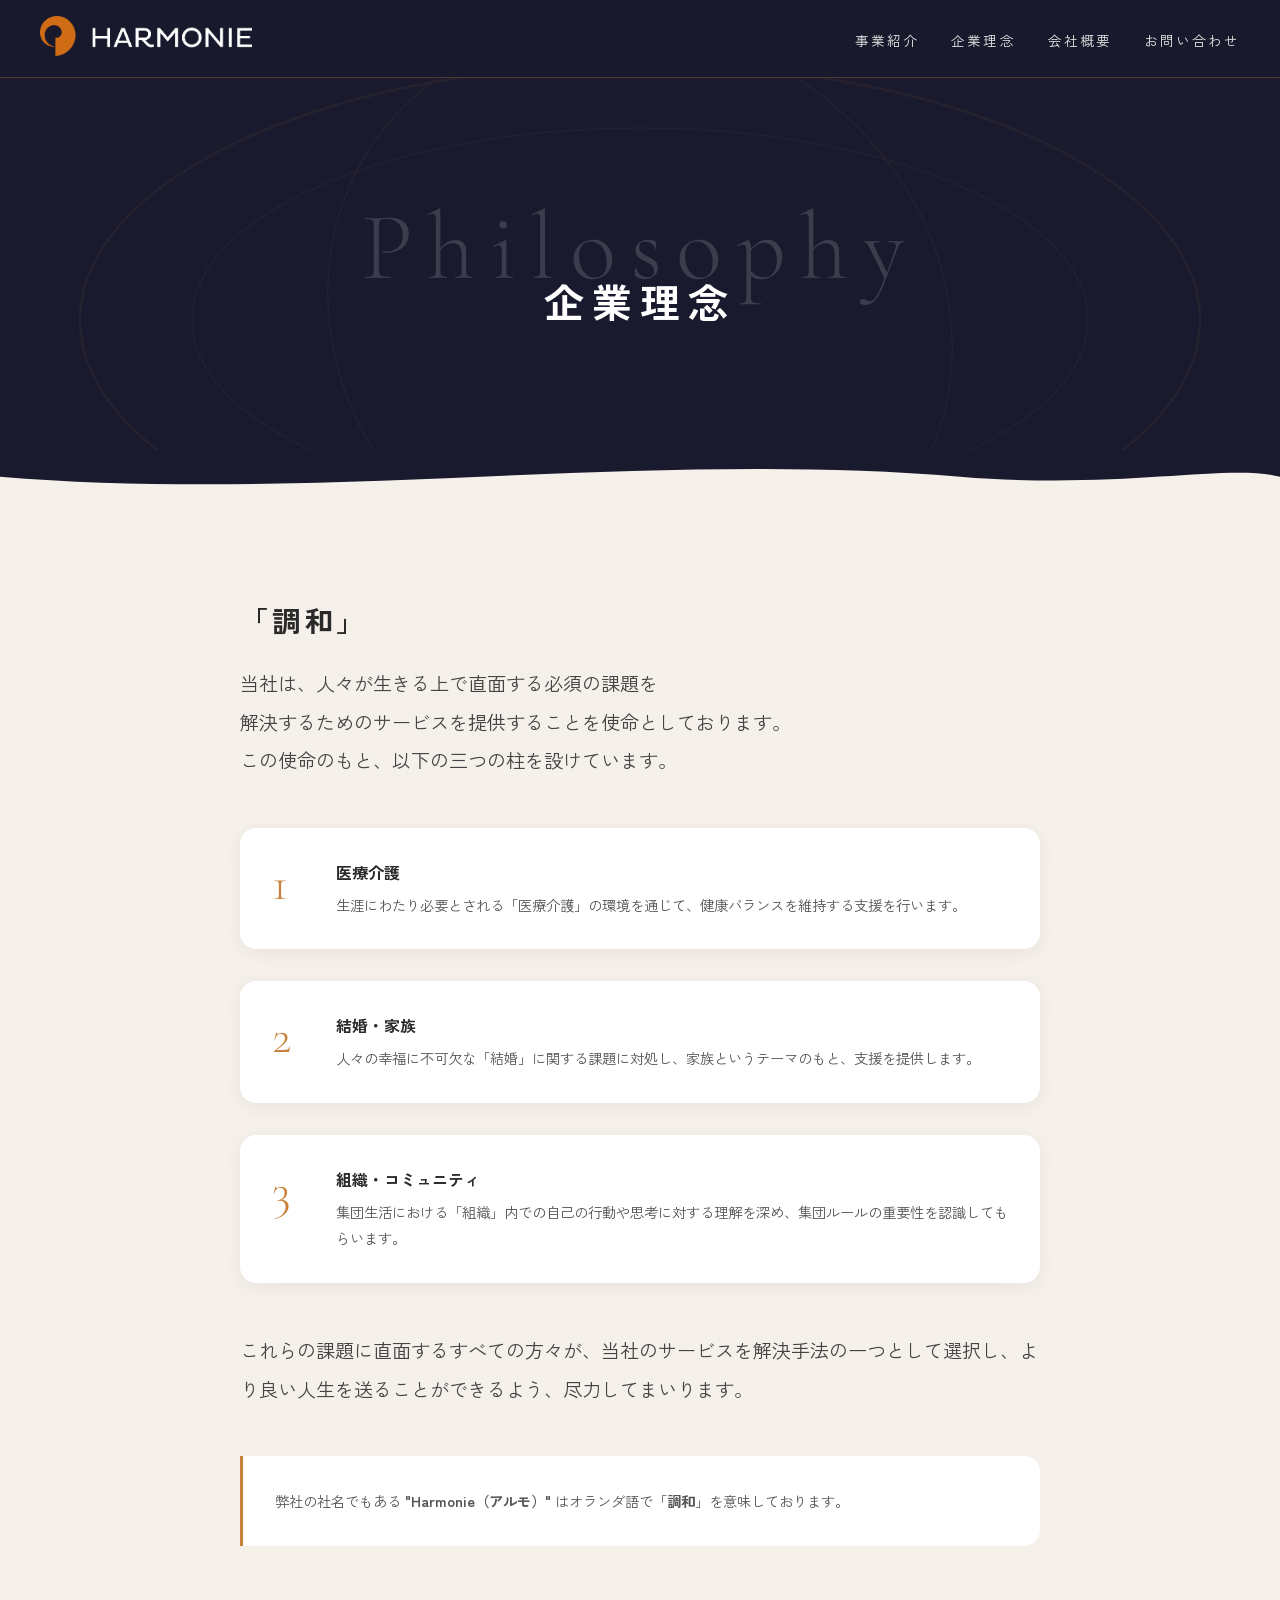
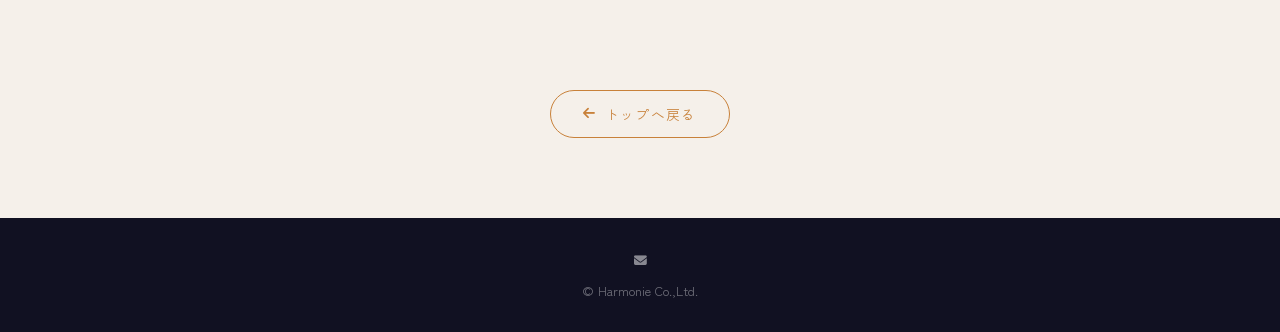
<file: about.html>
<!DOCTYPE HTML>
<html lang="ja">
<head>
	<title>企業理念｜Harmonie-アルモ-株式会社</title>
	<meta charset="utf-8" />
	<meta name="viewport" content="width=device-width, initial-scale=1, user-scalable=no" />
	<link rel="stylesheet" href="https://cdnjs.cloudflare.com/ajax/libs/font-awesome/6.5.0/css/all.min.css" />
	<link href="https://fonts.googleapis.com/css2?family=Zen+Kaku+Gothic+New:wght@300;400;700&family=Cormorant+Garamond:ital,wght@0,300;0,600;1,300&display=swap" rel="stylesheet">
	<style>
		:root {
			--accent: #c8813a;
			--accent-light: #e8a96a;
			--dark: #1a1a2e;
			--light: #f5f0ea;
			--text: #2a2a2a;
		}
		* { box-sizing: border-box; margin: 0; padding: 0; }
		body { font-family: 'Zen Kaku Gothic New', sans-serif; background: var(--light); color: var(--text); overflow-x: hidden; }

		/* HEADER */
		#site-header {
			position: fixed; top: 0; left: 0; right: 0; z-index: 1000;
			display: flex; align-items: center; justify-content: space-between;
			padding: 1rem 2.5rem;
			background: rgba(26,26,46,0.95);
			backdrop-filter: blur(8px);
			border-bottom: 1px solid rgba(200,129,58,0.3);
		}
		#site-header .logo img { height: 40px; }
		nav ul { list-style: none; display: flex; gap: 2rem; }
		nav ul li a {
			color: #e8e8e8; text-decoration: none; font-size: 0.85rem;
			letter-spacing: 0.15em; position: relative; padding-bottom: 4px; transition: color 0.3s;
		}
		nav ul li a::after {
			content: ''; position: absolute; bottom: 0; left: 0;
			width: 0; height: 1px; background: var(--accent); transition: width 0.3s;
		}
		nav ul li a:hover { color: var(--accent-light); }
		nav ul li a:hover::after { width: 100%; }
		.hamburger { display: none; flex-direction: column; gap: 5px; cursor: pointer; background: none; border: none; padding: 4px; }
		.hamburger span { display: block; width: 26px; height: 2px; background: #e8e8e8; }
		@media (max-width: 768px) {
			.hamburger { display: flex; }
			nav { position: fixed; top: 64px; left: 0; right: 0; background: rgba(26,26,46,0.97); padding: 1.5rem; transform: translateY(-200%); transition: transform 0.4s; }
			nav.open { transform: translateY(0); }
			nav ul { flex-direction: column; gap: 1.2rem; }
		}

		/* PAGE HERO */
		.page-hero {
			min-height: 50vh;
			background: var(--dark);
			display: flex; align-items: center; justify-content: center;
			position: relative; overflow: hidden;
			padding-top: 80px;
		}
		.page-hero-inner { position: relative; z-index: 2; text-align: center; color: white; }
		.page-hero-inner .en {
			font-family: 'Cormorant Garamond', serif;
			font-size: clamp(3rem, 8vw, 6rem);
			font-weight: 300;
			letter-spacing: 0.15em;
			color: rgba(255,255,255,0.15);
			display: block;
			line-height: 1;
		}
		.page-hero-inner h1 {
			font-size: clamp(1.5rem, 4vw, 2.5rem);
			font-weight: 700;
			letter-spacing: 0.2em;
			margin-top: -1.5rem;
		}
		.spiral-bg { position: absolute; inset: 0; pointer-events: none; }
		.spiral-ring { animation: rotateSlow linear infinite; }
		.spiral-ring:nth-child(1) { animation-duration: 40s; }
		.spiral-ring:nth-child(2) { animation-duration: 60s; animation-direction: reverse; }
		@keyframes rotateSlow { from { transform: rotate(0deg); } to { transform: rotate(360deg); } }

		/* WAVE */
		.wave-divider { display: block; width: 100%; overflow: hidden; line-height: 0; }
		.wave-divider svg { display: block; width: 100%; }

		/* CONTENT */
		.content-section { padding: 6rem 2rem; }
		.content-inner { max-width: 800px; margin: 0 auto; }

		.philosophy-lead {
			font-size: clamp(1rem, 2.5vw, 1.2rem);
			line-height: 2;
			margin-bottom: 3rem;
			color: #444;
		}

		.pillar-list { display: grid; gap: 2rem; margin: 3rem 0; }
		.pillar-item {
			display: flex; gap: 1.5rem; align-items: flex-start;
			padding: 2rem; background: white; border-radius: 1rem;
			box-shadow: 0 4px 20px rgba(0,0,0,0.06);
			opacity: 0; transform: translateX(-20px);
			transition: opacity 0.6s ease, transform 0.6s ease;
		}
		.pillar-item.visible { opacity: 1; transform: translateX(0); }
		.pillar-item:nth-child(2) { transition-delay: 0.15s; }
		.pillar-item:nth-child(3) { transition-delay: 0.3s; }

		.pillar-num {
			font-family: 'Cormorant Garamond', serif;
			font-size: 3rem;
			font-weight: 300;
			color: var(--accent);
			line-height: 1;
			min-width: 2.5rem;
		}
		.pillar-text h3 { font-size: 1rem; font-weight: 700; margin-bottom: 0.5rem; }
		.pillar-text p { font-size: 0.9rem; line-height: 1.8; color: #555; }

		.philosophy-note {
			margin-top: 3rem;
			padding: 2rem;
			border-left: 3px solid var(--accent);
			background: white;
			border-radius: 0 1rem 1rem 0;
			font-size: 0.9rem;
			line-height: 1.8;
			color: #555;
		}

		/* BACK BTN */
		.back-wrap { text-align: center; padding: 3rem 2rem 5rem; }
		.btn-back {
			display: inline-flex; align-items: center; gap: 0.5rem;
			padding: 0.8rem 2rem;
			border: 1.5px solid var(--accent);
			color: var(--accent);
			text-decoration: none;
			border-radius: 2rem;
			font-size: 0.85rem;
			letter-spacing: 0.1em;
			transition: all 0.3s;
		}
		.btn-back:hover { background: var(--accent); color: white; }

		/* FOOTER */
		footer { background: #111122; color: rgba(255,255,255,0.4); text-align: center; padding: 2rem; font-size: 0.8rem; }
		footer a { color: rgba(255,255,255,0.5); text-decoration: none; }
		footer a:hover { color: var(--accent-light); }
	</style>
</head>
<body>

	<header id="site-header">
		<div class="logo">
			<a href="index.html"><img src="images/harmonie_logomark_hol.png" alt="Harmonie Co., Ltd."></a>
		</div>
		<button class="hamburger" id="hamburger"><span></span><span></span><span></span></button>
		<nav id="main-nav">
			<ul>
				<li><a href="index.html#business">事業紹介</a></li>
				<li><a href="about.html">企業理念</a></li>
				<li><a href="company.html">会社概要</a></li>
				<li><a href="index.html#contact">お問い合わせ</a></li>
			</ul>
		</nav>
	</header>

	<div class="page-hero">
		<svg class="spiral-bg" viewBox="0 0 800 400" xmlns="http://www.w3.org/2000/svg" preserveAspectRatio="xMidYMid slice">
			<g class="spiral-ring" style="transform-origin:400px 200px">
				<ellipse cx="400" cy="200" rx="350" ry="160" fill="none" stroke="rgba(200,129,58,0.07)" stroke-width="1.5"/>
				<ellipse cx="400" cy="200" rx="280" ry="120" fill="none" stroke="rgba(200,129,58,0.05)" stroke-width="1"/>
			</g>
			<g class="spiral-ring" style="transform-origin:400px 200px">
				<ellipse cx="400" cy="200" rx="200" ry="180" fill="none" stroke="rgba(200,129,58,0.06)" stroke-width="1" transform="rotate(30,400,200)"/>
			</g>
		</svg>
		<div class="page-hero-inner">
			<span class="en">Philosophy</span>
			<h1>企業理念</h1>
		</div>
	</div>

	<div class="wave-divider" style="background:var(--dark)">
		<svg viewBox="0 0 1440 60" xmlns="http://www.w3.org/2000/svg" preserveAspectRatio="none">
			<path d="M0,30 C360,60 720,0 1080,30 C1260,45 1380,15 1440,30 L1440,60 L0,60 Z" fill="#f5f0ea"/>
		</svg>
	</div>

	<section class="content-section">
		<div class="content-inner">
			<h2 style="font-size:1.8rem;font-weight:700;margin-bottom:1.5rem;letter-spacing:0.1em">「調和」</h2>
			<p class="philosophy-lead">
				当社は、人々が生きる上で直面する必須の課題を<br>
				解決するためのサービスを提供することを使命としております。<br>
				この使命のもと、以下の三つの柱を設けています。
			</p>

			<div class="pillar-list">
				<div class="pillar-item">
					<span class="pillar-num">1</span>
					<div class="pillar-text">
						<h3>医療介護</h3>
						<p>生涯にわたり必要とされる「医療介護」の環境を通じて、健康バランスを維持する支援を行います。</p>
					</div>
				</div>
				<div class="pillar-item">
					<span class="pillar-num">2</span>
					<div class="pillar-text">
						<h3>結婚・家族</h3>
						<p>人々の幸福に不可欠な「結婚」に関する課題に対処し、家族というテーマのもと、支援を提供します。</p>
					</div>
				</div>
				<div class="pillar-item">
					<span class="pillar-num">3</span>
					<div class="pillar-text">
						<h3>組織・コミュニティ</h3>
						<p>集団生活における「組織」内での自己の行動や思考に対する理解を深め、集団ルールの重要性を認識してもらいます。</p>
					</div>
				</div>
			</div>

			<p class="philosophy-lead">
				これらの課題に直面するすべての方々が、当社のサービスを解決手法の一つとして選択し、より良い人生を送ることができるよう、尽力してまいります。
			</p>

			<div class="philosophy-note">
				弊社の社名でもある <strong>"Harmonie（アルモ）"</strong> はオランダ語で「<strong>調和</strong>」を意味しております。
			</div>
		</div>
	</section>

	<div class="back-wrap">
		<a href="index.html" class="btn-back"><i class="fa-solid fa-arrow-left"></i> トップへ戻る</a>
	</div>

	<footer>
		<p><a href="mailto:info@harmo.co.jp"><i class="fa-solid fa-envelope"></i></a></p>
		<p style="margin-top:0.8rem">&copy; Harmonie Co.,Ltd.</p>
	</footer>

	<script>
		const hamburger = document.getElementById('hamburger');
		const nav = document.getElementById('main-nav');
		hamburger.addEventListener('click', () => nav.classList.toggle('open'));
		nav.querySelectorAll('a').forEach(a => a.addEventListener('click', () => nav.classList.remove('open')));
		const observer = new IntersectionObserver((entries) => {
			entries.forEach(e => { if (e.isIntersecting) e.target.classList.add('visible'); });
		}, { threshold: 0.15 });
		document.querySelectorAll('.pillar-item').forEach(el => observer.observe(el));
	</script>
</body>
</html>
</file>
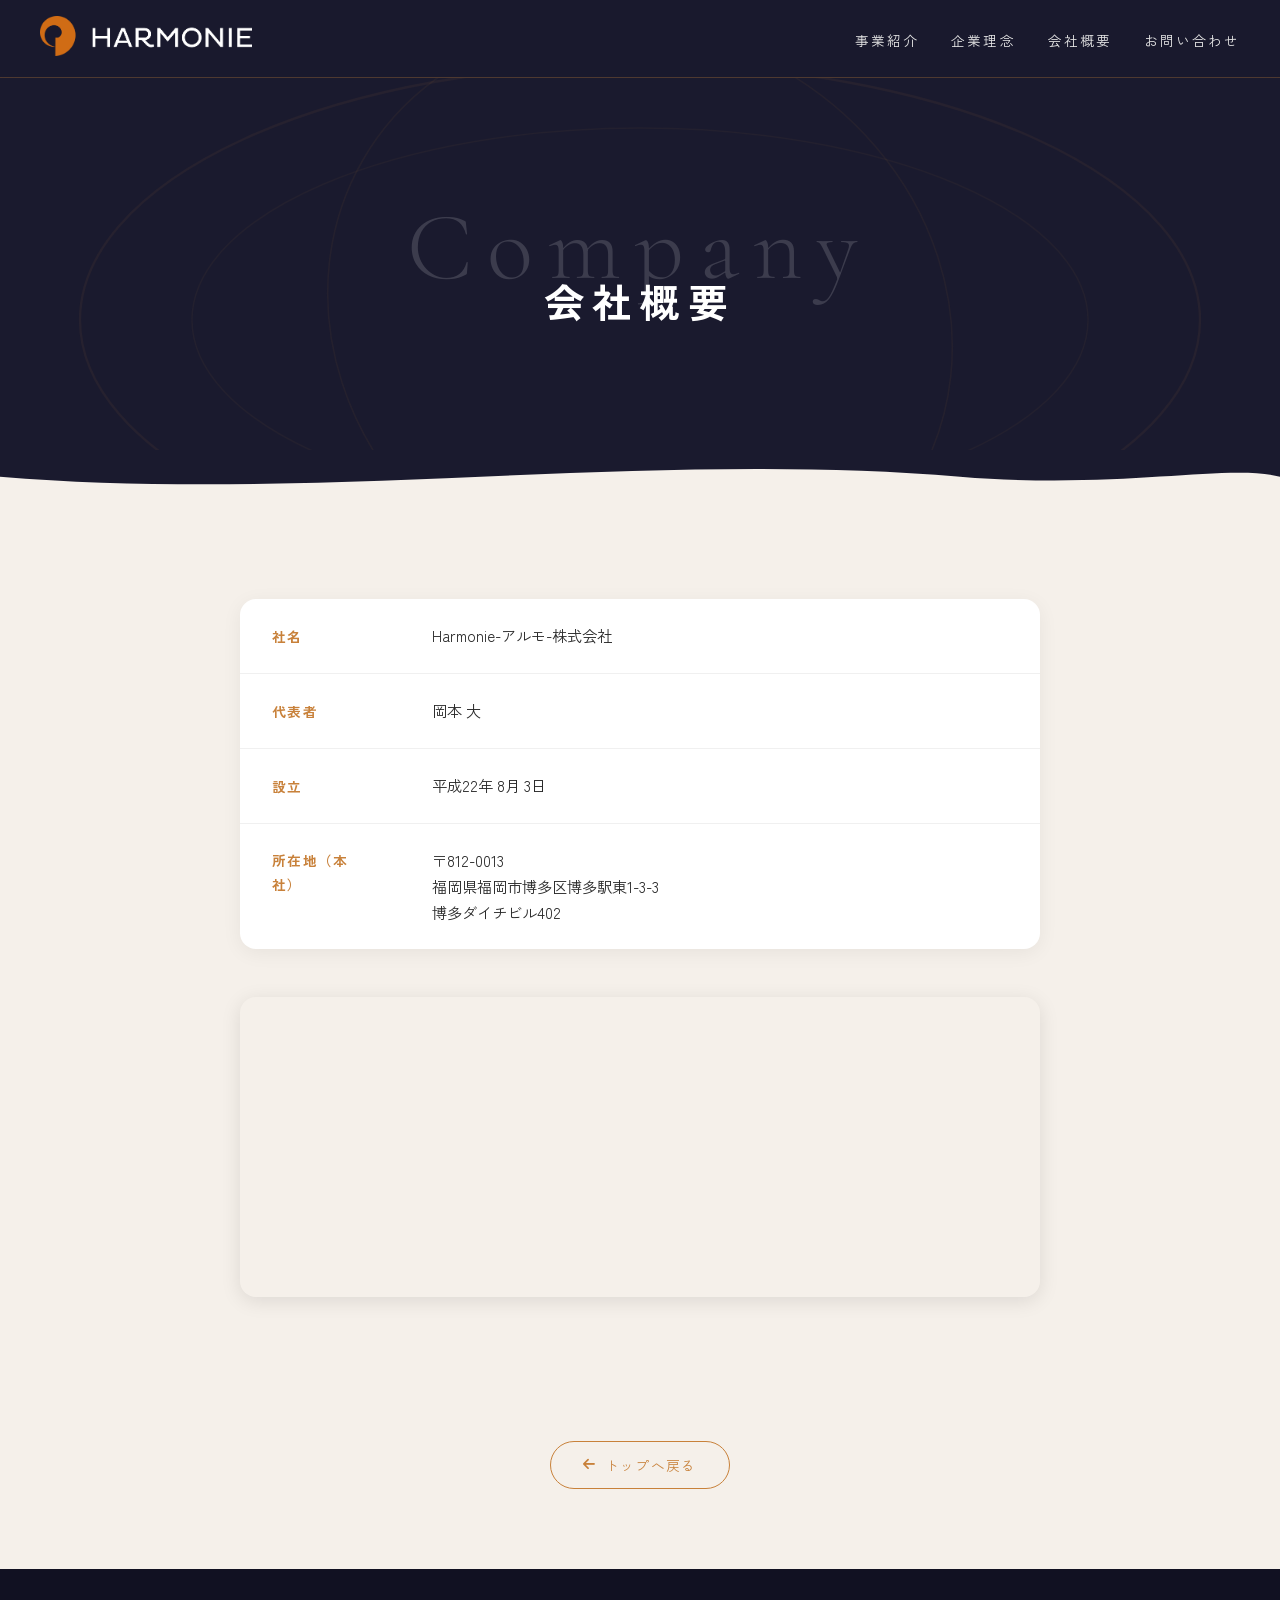
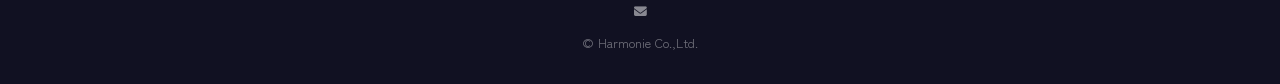
<file: company.html>
<!DOCTYPE HTML>
<html lang="ja">
<head>
	<title>会社概要｜Harmonie-アルモ-株式会社</title>
	<meta charset="utf-8" />
	<meta name="viewport" content="width=device-width, initial-scale=1, user-scalable=no" />
	<link rel="stylesheet" href="https://cdnjs.cloudflare.com/ajax/libs/font-awesome/6.5.0/css/all.min.css" />
	<link href="https://fonts.googleapis.com/css2?family=Zen+Kaku+Gothic+New:wght@300;400;700&family=Cormorant+Garamond:ital,wght@0,300;0,600;1,300&display=swap" rel="stylesheet">
	<style>
		:root {
			--accent: #c8813a;
			--accent-light: #e8a96a;
			--dark: #1a1a2e;
			--light: #f5f0ea;
			--text: #2a2a2a;
		}
		* { box-sizing: border-box; margin: 0; padding: 0; }
		body { font-family: 'Zen Kaku Gothic New', sans-serif; background: var(--light); color: var(--text); overflow-x: hidden; }

		/* HEADER */
		#site-header {
			position: fixed; top: 0; left: 0; right: 0; z-index: 1000;
			display: flex; align-items: center; justify-content: space-between;
			padding: 1rem 2.5rem;
			background: rgba(26,26,46,0.95);
			backdrop-filter: blur(8px);
			border-bottom: 1px solid rgba(200,129,58,0.3);
		}
		#site-header .logo img { height: 40px; }
		nav ul { list-style: none; display: flex; gap: 2rem; }
		nav ul li a {
			color: #e8e8e8; text-decoration: none; font-size: 0.85rem;
			letter-spacing: 0.15em; position: relative; padding-bottom: 4px; transition: color 0.3s;
		}
		nav ul li a::after {
			content: ''; position: absolute; bottom: 0; left: 0;
			width: 0; height: 1px; background: var(--accent); transition: width 0.3s;
		}
		nav ul li a:hover { color: var(--accent-light); }
		nav ul li a:hover::after { width: 100%; }
		.hamburger { display: none; flex-direction: column; gap: 5px; cursor: pointer; background: none; border: none; padding: 4px; }
		.hamburger span { display: block; width: 26px; height: 2px; background: #e8e8e8; }
		@media (max-width: 768px) {
			.hamburger { display: flex; }
			nav { position: fixed; top: 64px; left: 0; right: 0; background: rgba(26,26,46,0.97); padding: 1.5rem; transform: translateY(-200%); transition: transform 0.4s; }
			nav.open { transform: translateY(0); }
			nav ul { flex-direction: column; gap: 1.2rem; }
		}

		/* PAGE HERO */
		.page-hero {
			min-height: 50vh;
			background: var(--dark);
			display: flex; align-items: center; justify-content: center;
			position: relative; overflow: hidden; padding-top: 80px;
		}
		.page-hero-inner { position: relative; z-index: 2; text-align: center; color: white; }
		.page-hero-inner .en {
			font-family: 'Cormorant Garamond', serif;
			font-size: clamp(3rem, 8vw, 6rem);
			font-weight: 300;
			letter-spacing: 0.15em;
			color: rgba(255,255,255,0.15);
			display: block; line-height: 1;
		}
		.page-hero-inner h1 {
			font-size: clamp(1.5rem, 4vw, 2.5rem);
			font-weight: 700; letter-spacing: 0.2em; margin-top: -1.5rem;
		}
		.spiral-bg { position: absolute; inset: 0; pointer-events: none; }
		.spiral-ring { animation: rotateSlow linear infinite; }
		.spiral-ring:nth-child(1) { animation-duration: 40s; }
		.spiral-ring:nth-child(2) { animation-duration: 60s; animation-direction: reverse; }
		@keyframes rotateSlow { from { transform: rotate(0deg); } to { transform: rotate(360deg); } }

		/* WAVE */
		.wave-divider { display: block; width: 100%; overflow: hidden; line-height: 0; }
		.wave-divider svg { display: block; width: 100%; }

		/* CONTENT */
		.content-section { padding: 6rem 2rem; }
		.content-inner { max-width: 800px; margin: 0 auto; }

		/* TABLE */
		.company-table {
			width: 100%;
			border-collapse: collapse;
			background: white;
			border-radius: 1rem;
			overflow: hidden;
			box-shadow: 0 4px 20px rgba(0,0,0,0.06);
		}
		.company-table tr {
			opacity: 0; transform: translateY(15px);
			transition: opacity 0.5s ease, transform 0.5s ease;
		}
		.company-table tr.visible { opacity: 1; transform: translateY(0); }
		.company-table tr:nth-child(2) { transition-delay: 0.1s; }
		.company-table tr:nth-child(3) { transition-delay: 0.2s; }
		.company-table tr:nth-child(4) { transition-delay: 0.3s; }

		.company-table td {
			padding: 1.5rem 2rem;
			border-bottom: 1px solid rgba(0,0,0,0.06);
			font-size: 0.95rem;
			line-height: 1.7;
		}
		.company-table tr:last-child td { border-bottom: none; }
		.company-table td:first-child {
			width: 160px;
			font-weight: 700;
			color: var(--accent);
			font-size: 0.85rem;
			letter-spacing: 0.1em;
			vertical-align: top;
			padding-top: 1.6rem;
		}
		@media (max-width: 500px) {
			.company-table td { padding: 1rem 1.2rem; }
			.company-table td:first-child { width: 100px; font-size: 0.8rem; }
		}

		/* MAP */
		.map-wrap {
			margin-top: 3rem;
			border-radius: 1rem;
			overflow: hidden;
			box-shadow: 0 4px 20px rgba(0,0,0,0.1);
		}
		.map-wrap iframe { display: block; width: 100%; height: 300px; border: none; }

		/* BACK */
		.back-wrap { text-align: center; padding: 3rem 2rem 5rem; }
		.btn-back {
			display: inline-flex; align-items: center; gap: 0.5rem;
			padding: 0.8rem 2rem;
			border: 1.5px solid var(--accent);
			color: var(--accent); text-decoration: none;
			border-radius: 2rem; font-size: 0.85rem; letter-spacing: 0.1em; transition: all 0.3s;
		}
		.btn-back:hover { background: var(--accent); color: white; }

		/* FOOTER */
		footer { background: #111122; color: rgba(255,255,255,0.4); text-align: center; padding: 2rem; font-size: 0.8rem; }
		footer a { color: rgba(255,255,255,0.5); text-decoration: none; }
		footer a:hover { color: var(--accent-light); }
	</style>
</head>
<body>

	<header id="site-header">
		<div class="logo">
			<a href="index.html"><img src="images/harmonie_logomark_hol.png" alt="Harmonie Co., Ltd."></a>
		</div>
		<button class="hamburger" id="hamburger"><span></span><span></span><span></span></button>
		<nav id="main-nav">
			<ul>
				<li><a href="index.html#business">事業紹介</a></li>
				<li><a href="about.html">企業理念</a></li>
				<li><a href="company.html">会社概要</a></li>
				<li><a href="index.html#contact">お問い合わせ</a></li>
			</ul>
		</nav>
	</header>

	<div class="page-hero">
		<svg class="spiral-bg" viewBox="0 0 800 400" xmlns="http://www.w3.org/2000/svg" preserveAspectRatio="xMidYMid slice">
			<g class="spiral-ring" style="transform-origin:400px 200px">
				<ellipse cx="400" cy="200" rx="350" ry="160" fill="none" stroke="rgba(200,129,58,0.07)" stroke-width="1.5"/>
				<ellipse cx="400" cy="200" rx="280" ry="120" fill="none" stroke="rgba(200,129,58,0.05)" stroke-width="1"/>
			</g>
			<g class="spiral-ring" style="transform-origin:400px 200px">
				<ellipse cx="400" cy="200" rx="200" ry="180" fill="none" stroke="rgba(200,129,58,0.06)" stroke-width="1" transform="rotate(30,400,200)"/>
			</g>
		</svg>
		<div class="page-hero-inner">
			<span class="en">Company</span>
			<h1>会社概要</h1>
		</div>
	</div>

	<div class="wave-divider" style="background:var(--dark)">
		<svg viewBox="0 0 1440 60" xmlns="http://www.w3.org/2000/svg" preserveAspectRatio="none">
			<path d="M0,30 C360,60 720,0 1080,30 C1260,45 1380,15 1440,30 L1440,60 L0,60 Z" fill="#f5f0ea"/>
		</svg>
	</div>

	<section class="content-section">
		<div class="content-inner">
			<table class="company-table">
				<tbody>
					<tr>
						<td>社名</td>
						<td>Harmonie-アルモ-株式会社</td>
					</tr>
					<tr>
						<td>代表者</td>
						<td>岡本 大</td>
					</tr>
					<tr>
						<td>設立</td>
						<td>平成22年 8月 3日</td>
					</tr>
					<tr>
						<td>所在地（本社）</td>
						<td>〒812-0013<br>福岡県福岡市博多区博多駅東1-3-3<br>博多ダイチビル402</td>
					</tr>
				</tbody>
			</table>

			<div class="map-wrap">
				<iframe
					src="https://www.google.com/maps/embed?pb=!1m18!1m12!1m3!1d3323.0!2d130.4197!3d33.5904!2m3!1f0!2f0!3f0!3m2!1i1024!2i768!4f13.1!3m3!1m2!1s0x0%3A0x0!2z5Y2D5bKz5YaF5ZKM5YaF5Z-O!5e0!3m2!1sja!2sjp!4v1"
					allowfullscreen="" loading="lazy">
				</iframe>
			</div>
		</div>
	</section>

	<div class="back-wrap">
		<a href="index.html" class="btn-back"><i class="fa-solid fa-arrow-left"></i> トップへ戻る</a>
	</div>

	<footer>
		<p><a href="mailto:info@harmo.co.jp"><i class="fa-solid fa-envelope"></i></a></p>
		<p style="margin-top:0.8rem">&copy; Harmonie Co.,Ltd.</p>
	</footer>

	<script>
		const hamburger = document.getElementById('hamburger');
		const nav = document.getElementById('main-nav');
		hamburger.addEventListener('click', () => nav.classList.toggle('open'));
		nav.querySelectorAll('a').forEach(a => a.addEventListener('click', () => nav.classList.remove('open')));
		const observer = new IntersectionObserver((entries) => {
			entries.forEach(e => { if (e.isIntersecting) e.target.classList.add('visible'); });
		}, { threshold: 0.1 });
		document.querySelectorAll('.company-table tr').forEach(el => observer.observe(el));
	</script>
</body>
</html>
</file>
